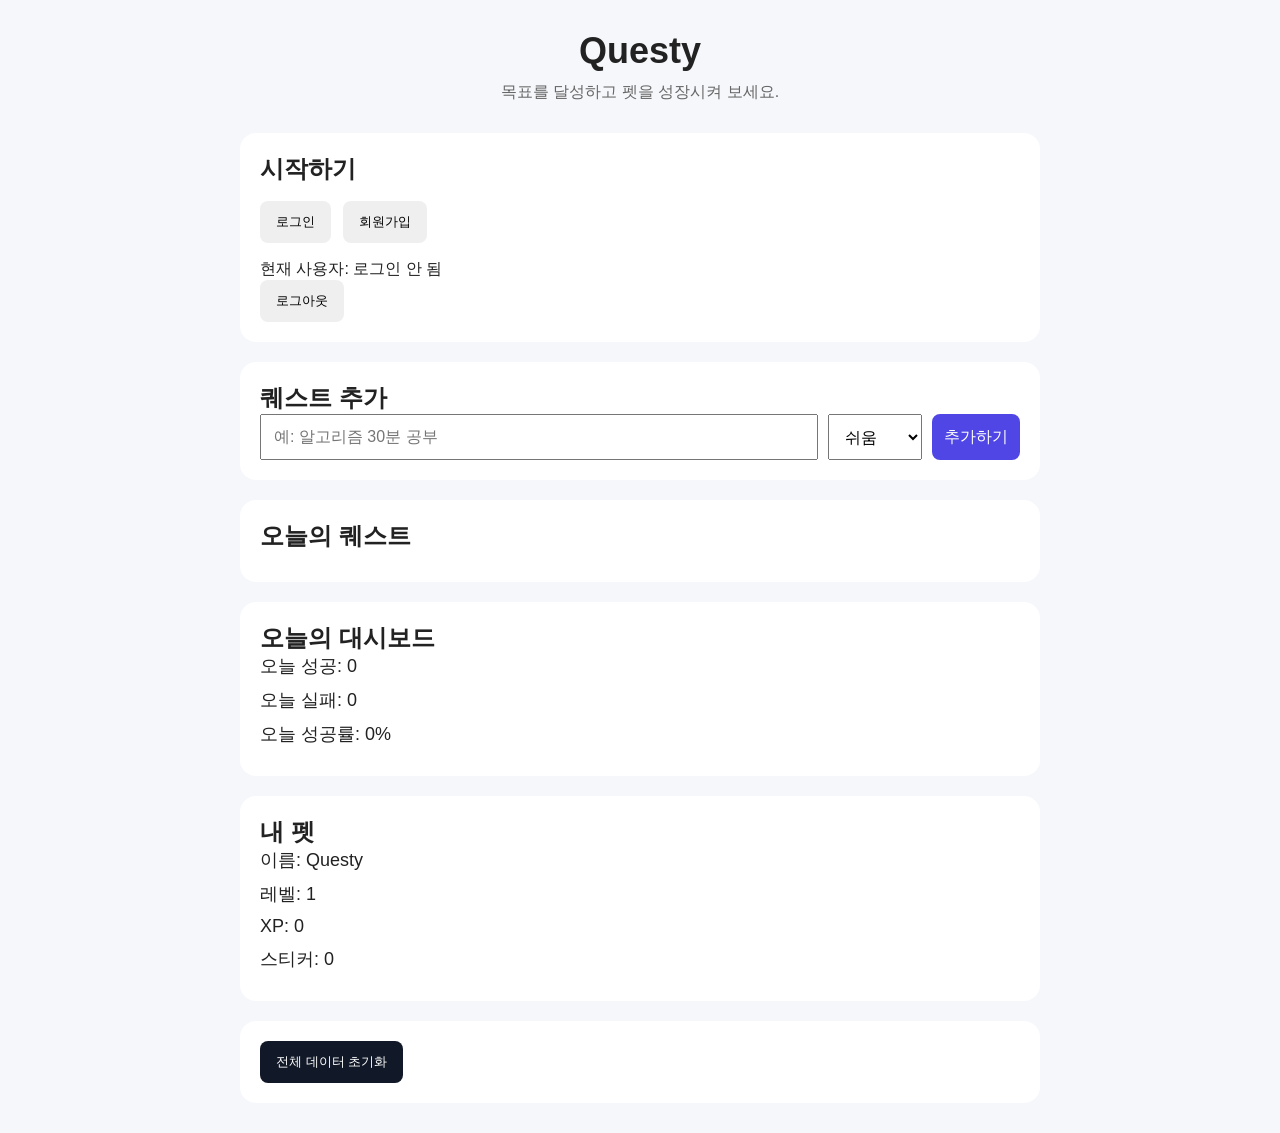
<file: index.html>
<!doctype html>
<html lang="ko">
  <head>
    <meta charset="UTF-8" />
    <meta name="viewport" content="width=device-width, initial-scale=1.0" />
    <title>Questy</title>
    <link rel="stylesheet" href="style.css" />
  </head>

  <body>
    <div class="app">
      <header class="header">
        <h1>Questy</h1>
        <p>목표를 달성하고 펫을 성장시켜 보세요.</p>
      </header>

      <section class="auth-home-section">
        <h2>시작하기</h2>
        <div class="auth-home-buttons">
          <button id="move-login-btn">로그인</button>
          <button id="move-signup-btn">회원가입</button>
        </div>

        <p>현재 사용자: <span id="current-user">로그인 안 됨</span></p>
        <button id="logout-btn">로그아웃</button>
      </section>

      <main>
        <section class="goal-form-section">
          <h2>퀘스트 추가</h2>

          <form id="goal-form" class="goal-form">
            <input
              type="text"
              id="goal-input"
              placeholder="예: 알고리즘 30분 공부"
            />

            <select id="difficulty-select">
              <option value="1">쉬움</option>
              <option value="2">보통</option>
              <option value="3">어려움</option>
            </select>

            <button type="submit">추가하기</button>
          </form>
        </section>

        <section class="goal-list-section">
          <h2>오늘의 퀘스트</h2>
          <ul id="goal-list" class="goal-list"></ul>
        </section>

        <section class="dashboard-section">
          <h2>오늘의 대시보드</h2>
          <div class="dashboard-card">
            <p>오늘 성공: <span id="success-count">0</span></p>
            <p>오늘 실패: <span id="fail-count">0</span></p>
            <p>오늘 성공률: <span id="success-rate">0%</span></p>
          </div>
        </section>

        <section class="pet-section">
          <h2>내 펫</h2>
          <div class="pet-card">
            <p>이름: Questy</p>
            <p>레벨: <span id="pet-level">1</span></p>
            <p>XP: <span id="pet-xp">0</span></p>
            <p>스티커: <span id="sticker-count">0</span></p>
          </div>
        </section>

        <section class="reset-section">
          <button id="reset-btn">전체 데이터 초기화</button>
        </section>
      </main>
    </div>

    <script src="script.js"></script>
  </body>
</html>
</file>
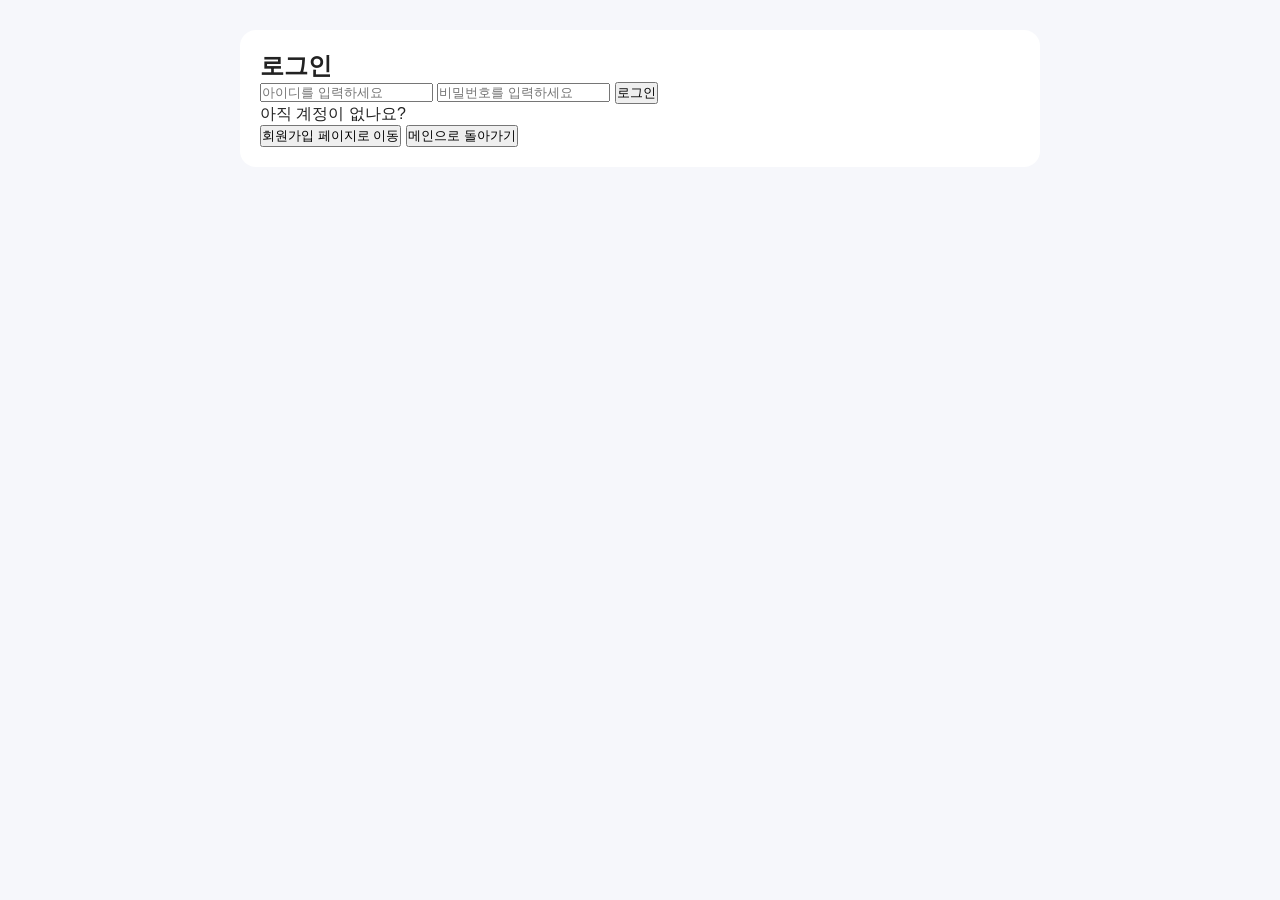
<file: login.html>
<!doctype html>
<html lang="ko">
  <head>
    <meta charset="UTF-8" />
    <meta name="viewport" content="width=device-width, initial-scale=1.0" />
    <title>Questy 로그인</title>
    <link rel="stylesheet" href="style.css" />
  </head>
  <body>
    <div class="app">
      <section>
        <h1>로그인</h1>

        <div class="auth-box">
          <input
            type="text"
            id="login-username"
            placeholder="아이디를 입력하세요"
          />
          <input
            type="password"
            id="login-password"
            placeholder="비밀번호를 입력하세요"
          />
          <button id="login-btn">로그인</button>
        </div>

        <p>아직 계정이 없나요?</p>
        <button onclick="location.href = 'signup.html'">
          회원가입 페이지로 이동
        </button>
        <button onclick="location.href = 'index.html'">
          메인으로 돌아가기
        </button>
      </section>
    </div>

    <script src="auth.js"></script>
  </body>
</html>
</file>
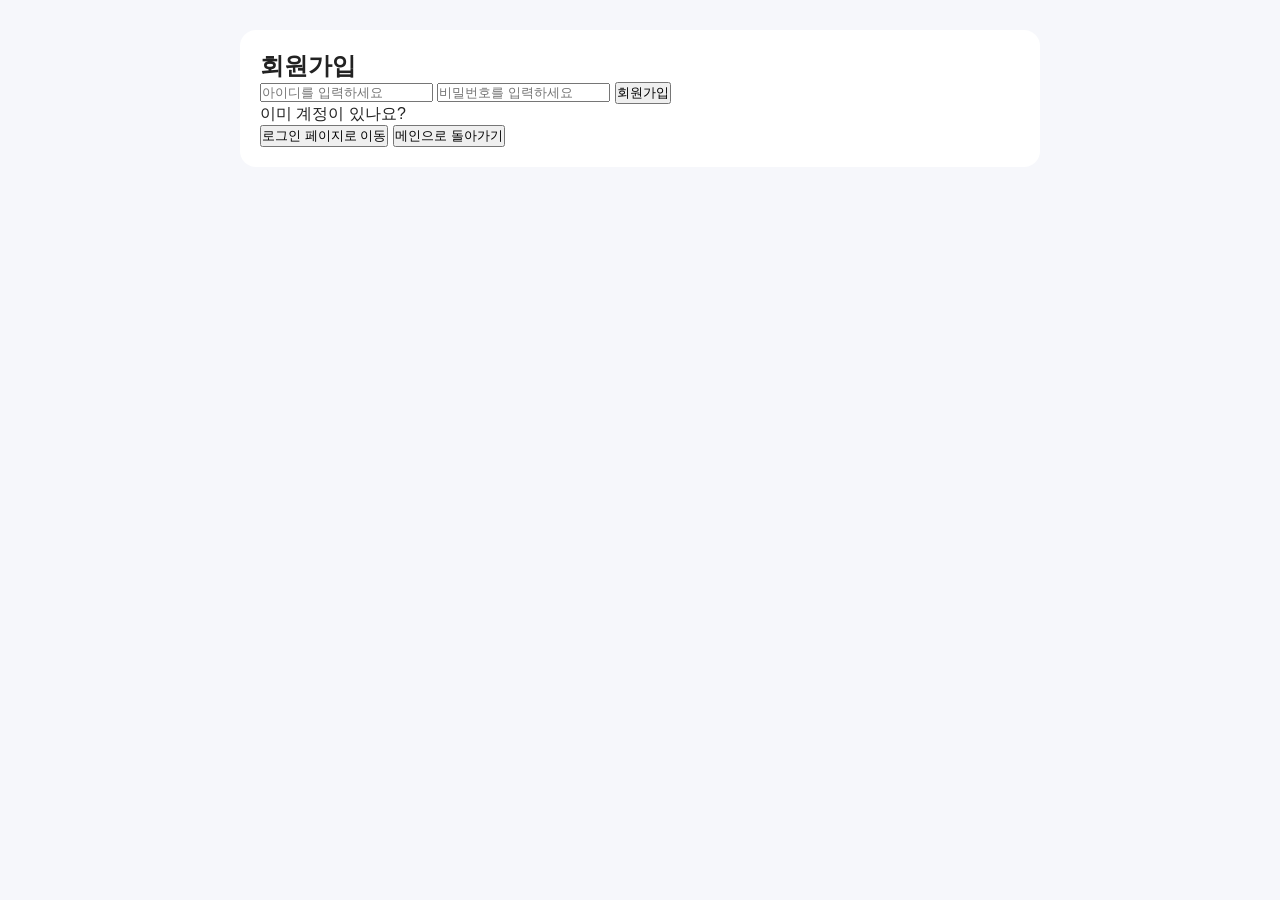
<file: signup.html>
<!doctype html>
<html lang="ko">
  <head>
    <meta charset="UTF-8" />
    <meta name="viewport" content="width=device-width, initial-scale=1.0" />
    <title>Questy 회원가입</title>
    <link rel="stylesheet" href="style.css" />
  </head>
  <body>
    <div class="app">
      <section>
        <h1>회원가입</h1>

        <div class="auth-box">
          <input
            type="text"
            id="signup-username"
            placeholder="아이디를 입력하세요"
          />
          <input
            type="password"
            id="signup-password"
            placeholder="비밀번호를 입력하세요"
          />
          <button id="signup-btn">회원가입</button>
        </div>

        <p>이미 계정이 있나요?</p>
        <button onclick="location.href = 'login.html'">
          로그인 페이지로 이동
        </button>
        <button onclick="location.href = 'index.html'">
          메인으로 돌아가기
        </button>
      </section>
    </div>

    <script src="auth.js"></script>
  </body>
</html>
</file>
<file: style.css>
* {
  box-sizing: border-box;
  margin: 0;
  padding: 0;
}

body {
  background-color: #f6f7fb;
  font-family: Arial, sans-serif;
  color: #222;
}

.app {
  width: 90%;
  max-width: 800px;
  margin: 30px auto;
}

.header {
  text-align: center;
  margin-bottom: 30px;
}

.header h1 {
  font-size: 36px;
  margin-bottom: 10px;
}

.header p {
  color: #666;
}

section {
  background-color: white;
  border-radius: 16px;
  padding: 20px;
  margin-bottom: 20px;
}

.goal-form {
  display: flex;
  gap: 10px;
  flex-wrap: wrap;
}

.goal-form input,
.goal-form select,
.goal-form button {
  padding: 12px;
  font-size: 16px;
}

.goal-form input {
  flex: 1;
  min-width: 220px;
}

.goal-form button {
  border: none;
  background-color: #4f46e5;
  color: white;
  border-radius: 8px;
  cursor: pointer;
}

.goal-form button:hover {
  background-color: #4338ca;
}

.goal-list {
  list-style: none;
  margin-top: 10px;
}

.goal-item {
  border: 1px solid #ddd;
  border-radius: 12px;
  padding: 16px;
  margin-bottom: 12px;
}

.goal-item h3 {
  margin-bottom: 8px;
}

.goal-item p {
  margin-bottom: 10px;
  color: #555;
}

.goal-actions {
  display: flex;
  gap: 10px;
}

.goal-actions button {
  padding: 8px 12px;
  border: none;
  border-radius: 8px;
  cursor: pointer;
}

.success-btn {
  background-color: #22c55e;
  color: white;
}

.fail-btn {
  background-color: #ef4444;
  color: white;
}

.pet-card p {
  margin-bottom: 10px;
  font-size: 18px;
}

.dashboard-card p {
  margin-bottom: 10px;
  font-size: 18px;
}

.goal-actions button:disabled {
  opacity: 0.5;
  cursor: not-allowed;
}

.reset-section {
  margin-top: 20px;
}

#reset-btn {
  padding: 12px 16px;
  border: none;
  border-radius: 8px;
  background-color: #111827;
  color: white;
  cursor: pointer;
}

#reset-btn:hover {
  background-color: #1f2937;
}

/* 로그인 회원가입 버튼 */
.auth-home-buttons {
  display: flex;
  gap: 12px;
  margin: 16px 0;
}

.auth-home-buttons button,
#logout-btn {
  padding: 12px 16px;
  border: none;
  border-radius: 8px;
  cursor: pointer;
}
</file>
